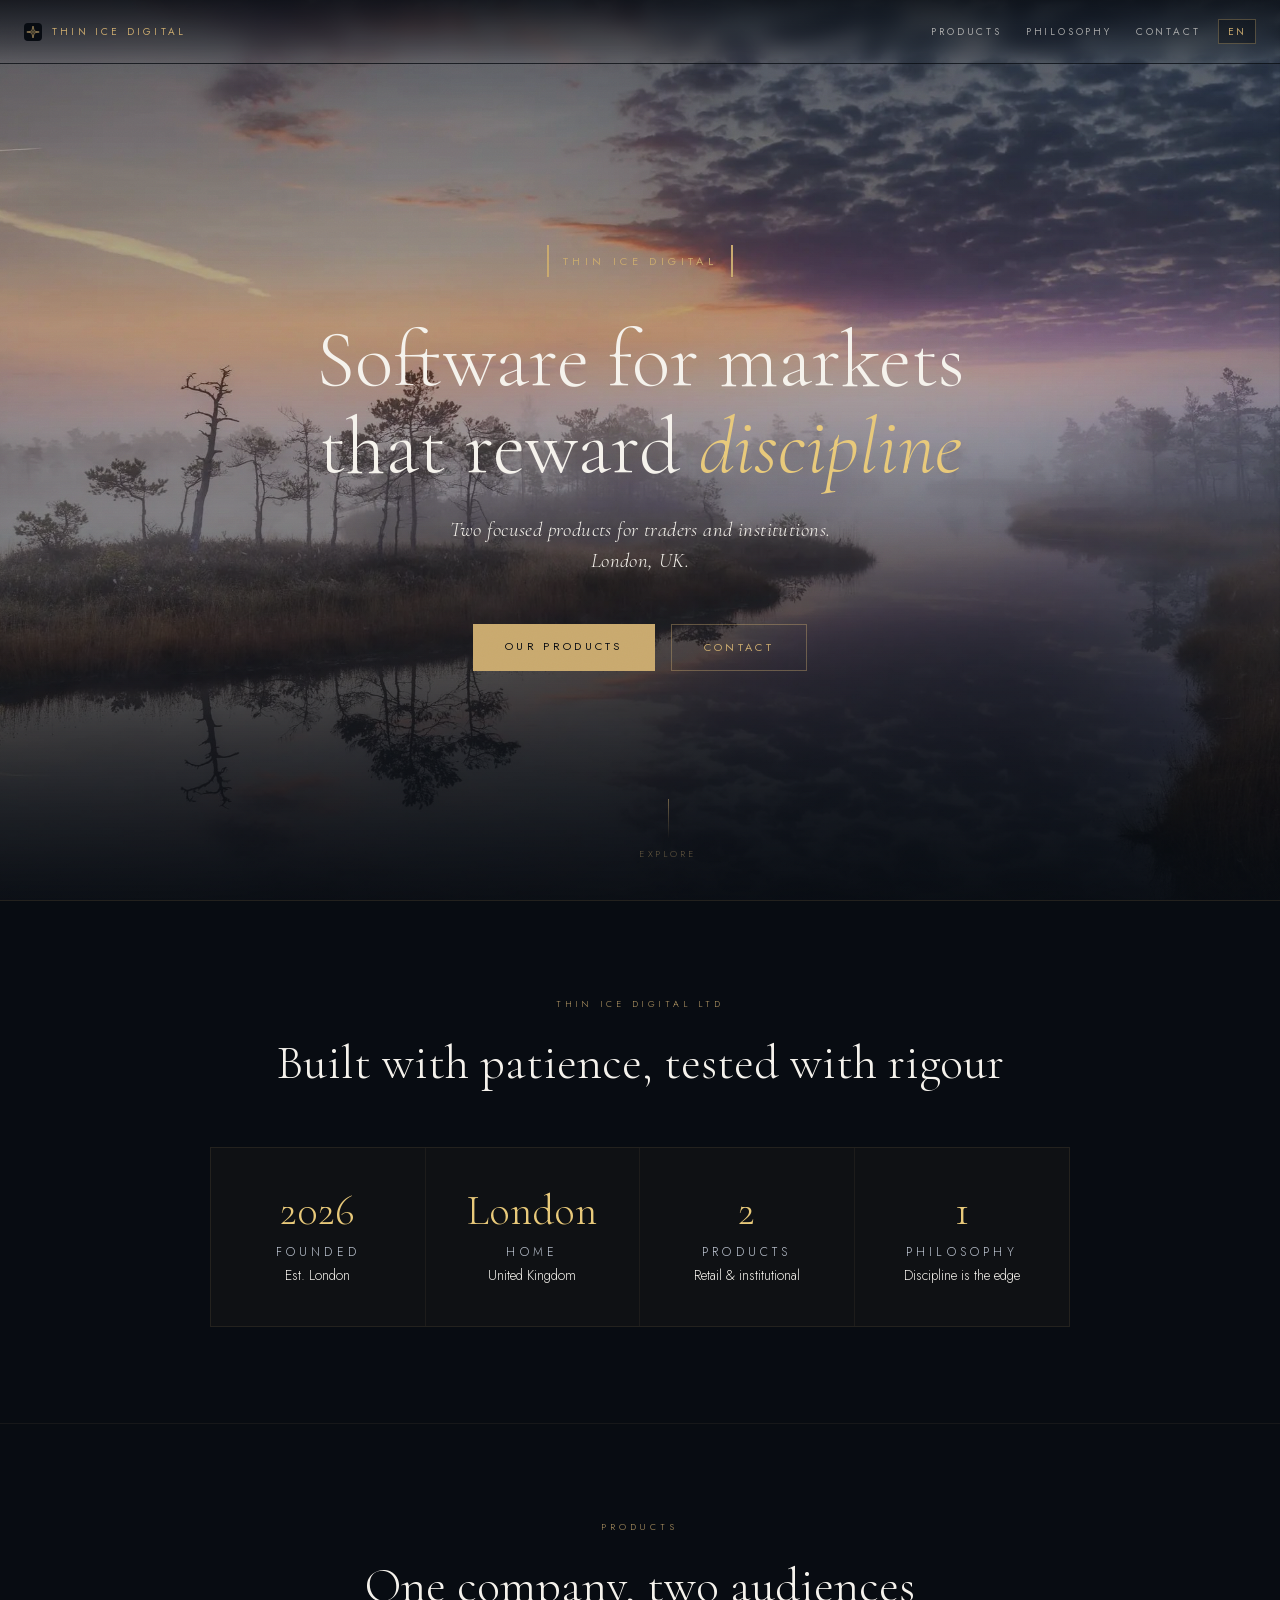
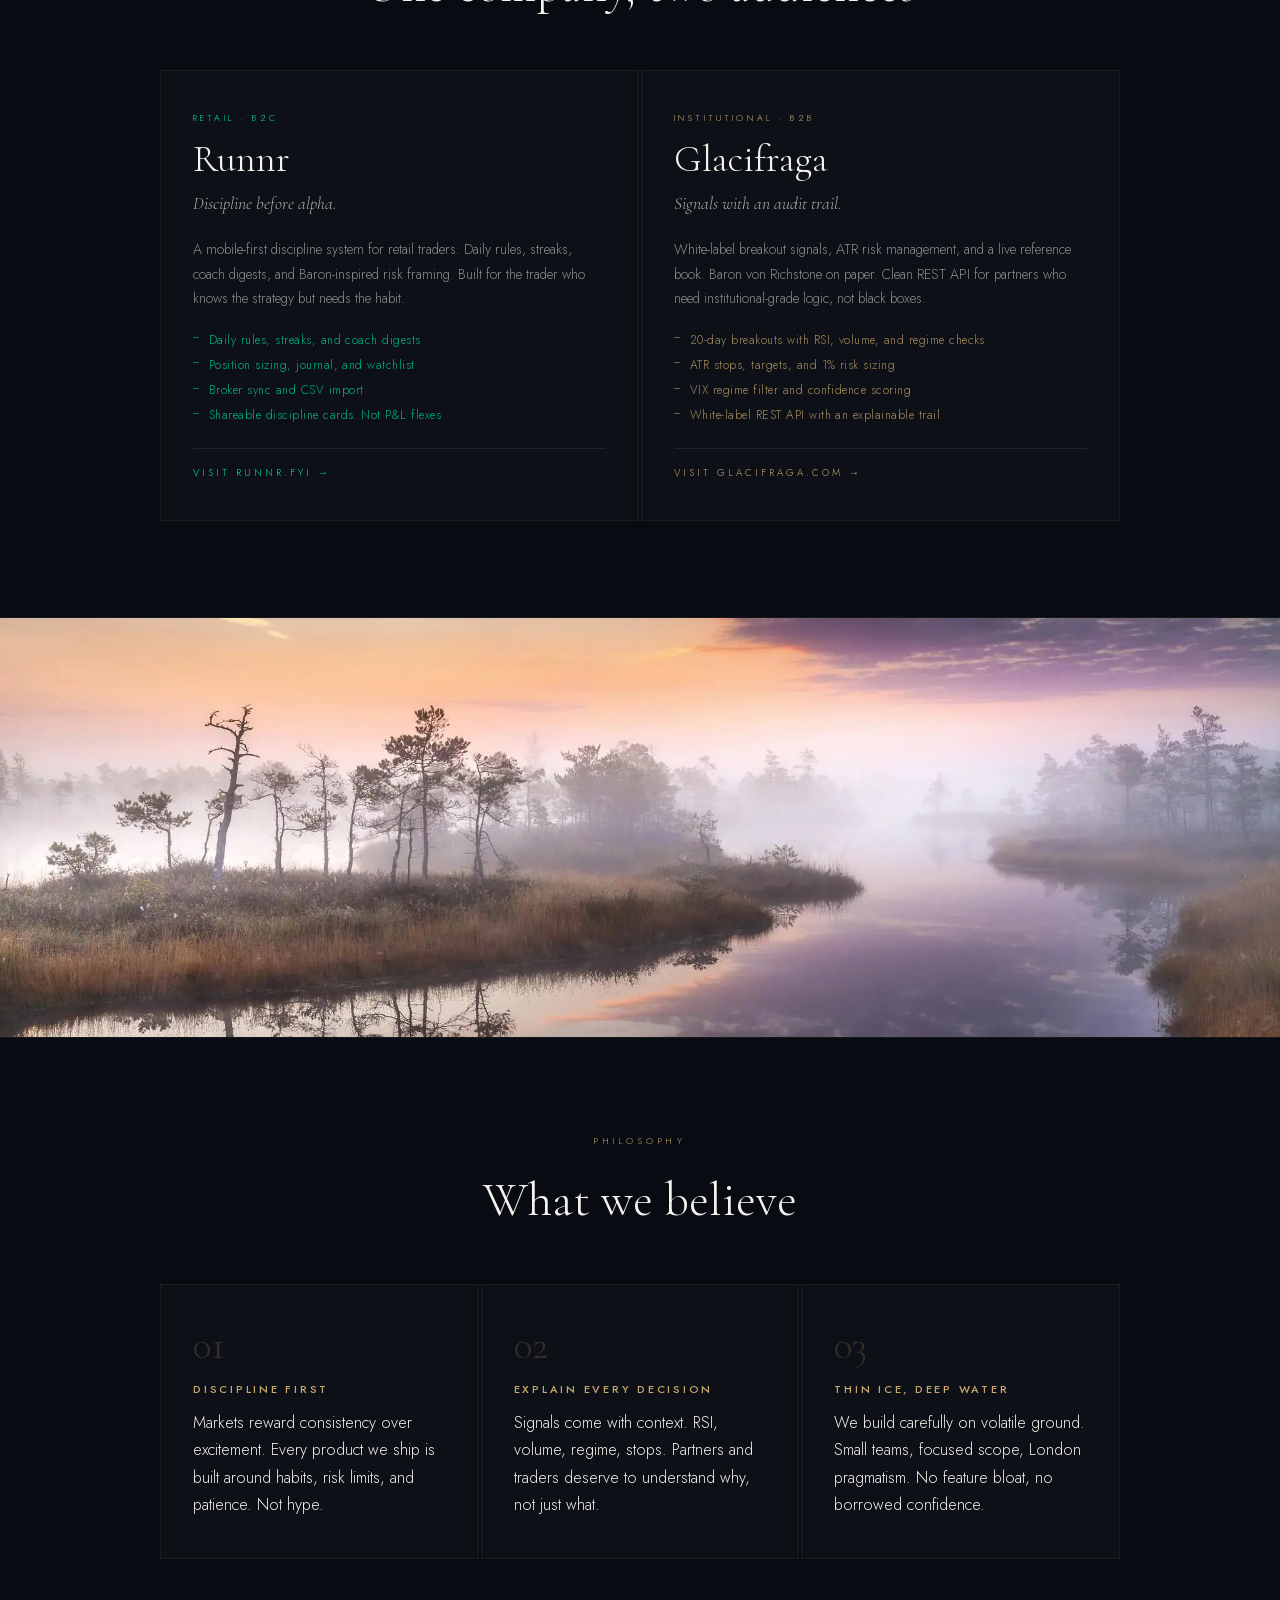
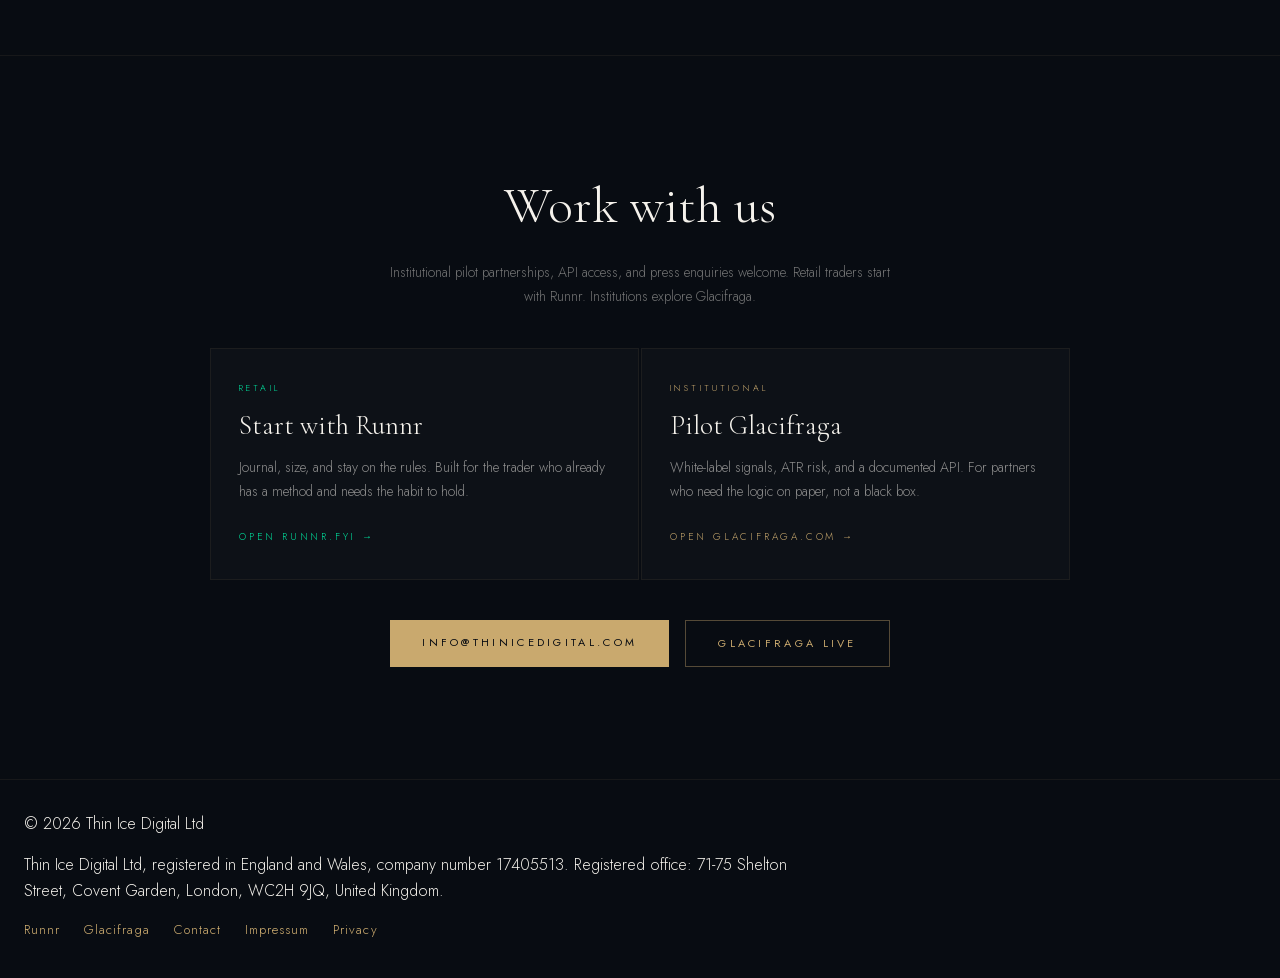
<file: index.html>
<!DOCTYPE html>
<html lang="en" data-page="home">
<head>
<meta charset="UTF-8">
<meta name="viewport" content="width=device-width, initial-scale=1.0">
<title>Thin Ice Digital. Software for markets that reward discipline</title>
<meta name="description" content="Thin Ice Digital Ltd, London, United Kingdom. Software for markets that reward discipline. Runnr for retail traders, Glacifraga for institutions.">
<link rel="canonical" href="https://thinicedigital.com/">
<link rel="alternate" hreflang="en" href="https://thinicedigital.com/">
<link rel="alternate" hreflang="fr" href="https://thinicedigital.com/?lang=fr">
<link rel="alternate" hreflang="es" href="https://thinicedigital.com/?lang=es">
<link rel="alternate" hreflang="it" href="https://thinicedigital.com/?lang=it">
<link rel="alternate" hreflang="ja" href="https://thinicedigital.com/?lang=ja">
<link rel="alternate" hreflang="pt" href="https://thinicedigital.com/?lang=pt">
<link rel="alternate" hreflang="lv" href="https://thinicedigital.com/?lang=lv">
<link rel="alternate" hreflang="de" href="https://thinicedigital.com/?lang=de">
<link rel="alternate" hreflang="x-default" href="https://thinicedigital.com/">
<meta name="theme-color" content="#080c12">
<meta property="og:type" content="website">
<meta property="og:site_name" content="Thin Ice Digital">
<meta property="og:title" content="Thin Ice Digital">
<meta property="og:description" content="Software for markets that reward discipline. Two focused products for traders and institutions. London, United Kingdom.">
<meta property="og:url" content="https://thinicedigital.com/">
<meta property="og:image" content="https://thinicedigital.com/assets/kemeru-hero.png">
<meta name="twitter:card" content="summary_large_image">
<meta name="twitter:title" content="Thin Ice Digital">
<meta name="twitter:description" content="Software for markets that reward discipline. Runnr for retail traders, Glacifraga for institutions.">
<meta name="twitter:image" content="https://thinicedigital.com/assets/kemeru-hero.png">
<link rel="icon" href="assets/favicon.svg" type="image/svg+xml">
<link rel="apple-touch-icon" href="assets/favicon.svg">
<link rel="stylesheet" href="css/fonts.css">
<link rel="stylesheet" href="css/site.css">
<script type="application/ld+json">
{
  "@context": "https://schema.org",
  "@type": "Organization",
  "name": "Thin Ice Digital Ltd",
  "url": "https://thinicedigital.com",
  "email": "info@thinicedigital.com",
  "address": {
    "@type": "PostalAddress",
    "streetAddress": "71-75 Shelton Street, Covent Garden",
    "addressLocality": "London",
    "postalCode": "WC2H 9JQ",
    "addressCountry": "GB"
  },
  "description": "Software for markets that reward discipline. Runnr for retail traders, Glacifraga for institutions.",
  "sameAs": ["https://runnr.fyi", "https://glacifraga.com"]
}
</script>
</head>
<body>
<a class="skip" href="#main" data-i18n="skip">Skip to content</a>
<div class="grain" aria-hidden="true"></div>

<header class="site-header">
  <a class="brand" href="index.html">
    <span class="brand-mark" aria-hidden="true"></span>
    <span class="brand-text">Thin Ice Digital</span>
  </a>
  <div class="header-tools">
    <nav class="site-nav" data-i18n-aria="nav.aria" aria-label="Primary">
      <a href="#products" data-i18n="nav.products">Products</a>
      <a href="#philosophy" data-i18n="nav.philosophy">Philosophy</a>
      <a href="#contact" data-i18n="nav.contact">Contact</a>
    </nav>
    <div data-lang-switch></div>
  </div>
</header>

<main id="main">
<div class="hero">
  <div class="hero-bg" style="background-image:url('assets/kemeru-hero.png')"></div>
  <div class="hero-overlay"></div>
  <div class="hero-content">
    <div class="logo-line">
      <div class="logo-mark"></div>
      <div class="logo-text">Thin Ice Digital</div>
      <div class="logo-mark"></div>
    </div>
    <h1 data-i18n-html="hero.title">Software for markets<br>that reward <em>discipline</em></h1>
    <p class="tagline" data-i18n-html="hero.tagline">Two focused products for traders and institutions.<br>London, UK.</p>
    <div class="cta-row">
      <a href="#products" class="btn-primary" data-i18n="hero.products">Our Products</a>
      <a href="mailto:info@thinicedigital.com" class="btn-secondary" data-i18n="hero.contact">Contact</a>
    </div>
  </div>
  <div class="scroll-hint">
    <div class="scroll-line"></div>
    <span data-i18n="hero.explore">Explore</span>
  </div>
</div>

<section class="stats-section">
  <p class="section-label">Thin Ice Digital Ltd</p>
  <h2 class="section-title" data-i18n="stats.title">Built with patience, tested with rigour</h2>
  <div class="stats-grid">
    <div class="stat-card">
      <div class="stat-value">2026</div>
      <div class="stat-label" data-i18n="stats.founded">Founded</div>
      <div class="stat-sub" data-i18n="stats.foundedSub">Est. London</div>
    </div>
    <div class="stat-card">
      <div class="stat-value" data-i18n="stats.place">London</div>
      <div class="stat-label" data-i18n="stats.home">Home</div>
      <div class="stat-sub" data-i18n="stats.homeSub">United Kingdom</div>
    </div>
    <div class="stat-card">
      <div class="stat-value">2</div>
      <div class="stat-label" data-i18n="stats.products">Products</div>
      <div class="stat-sub" data-i18n-html="stats.productsSub">Retail &amp; institutional</div>
    </div>
    <div class="stat-card">
      <div class="stat-value">1</div>
      <div class="stat-label" data-i18n="stats.philosophy">Philosophy</div>
      <div class="stat-sub" data-i18n="stats.philosophySub">Discipline is the edge</div>
    </div>
  </div>
</section>

<section class="products-section" id="products">
  <p class="section-label" data-i18n="products.kicker">Products</p>
  <h2 class="section-title" data-i18n="products.title">One company, two audiences</h2>
  <div class="products-grid">
    <article class="product-card runnr">
      <div class="product-audience" data-i18n="runnr.audience">Retail · B2C</div>
      <h3 class="product-name">Runnr</h3>
      <p class="product-tagline" data-i18n="runnr.tagline">Discipline before alpha.</p>
      <p class="product-desc" data-i18n="runnr.desc">A mobile-first discipline system for retail traders. Daily rules, streaks, coach digests, and Baron-inspired risk framing. Built for the trader who knows the strategy but needs the habit.</p>
      <ul class="feature-list">
        <li data-i18n="runnr.f1">Daily rules, streaks, and coach digests</li>
        <li data-i18n="runnr.f2">Position sizing, journal, and watchlist</li>
        <li data-i18n="runnr.f3">Broker sync and CSV import</li>
        <li data-i18n-html="runnr.f4">Shareable discipline cards. Not P&amp;L flexes</li>
      </ul>
      <a href="https://runnr.fyi" class="product-link" target="_blank" rel="noopener" data-i18n="runnr.link">Visit runnr.fyi →</a>
    </article>
    <article class="product-card glacifraga">
      <div class="product-audience" data-i18n="glaci.audience">Institutional · B2B</div>
      <h3 class="product-name">Glacifraga</h3>
      <p class="product-tagline" data-i18n="glaci.tagline">Signals with an audit trail.</p>
      <p class="product-desc" data-i18n="glaci.desc">White-label breakout signals, ATR risk management, and a live reference book. Baron von Richstone on paper. Clean REST API for partners who need institutional-grade logic, not black boxes.</p>
      <ul class="feature-list">
        <li data-i18n="glaci.f1">20-day breakouts with RSI, volume, and regime checks</li>
        <li data-i18n="glaci.f2">ATR stops, targets, and 1% risk sizing</li>
        <li data-i18n="glaci.f3">VIX regime filter and confidence scoring</li>
        <li data-i18n="glaci.f4">White-label REST API with an explainable trail</li>
      </ul>
      <a href="https://glacifraga.com" class="product-link" target="_blank" rel="noopener" data-i18n="glaci.link">Visit glacifraga.com →</a>
    </article>
  </div>
</section>

<section class="visual-band" aria-label="Ķemeru tīreļa purvs">
  <div class="visual-band-bg" style="background-image:url('assets/kemeru-hero.png')"></div>
</section>

<section class="philosophy-section" id="philosophy">
  <p class="section-label" data-i18n="philo.kicker">Philosophy</p>
  <h2 class="section-title" data-i18n="philo.title">What we believe</h2>
  <div class="philosophy-grid">
    <div class="philosophy-card">
      <div class="philosophy-number">01</div>
      <div class="philosophy-title" data-i18n="philo.1t">Discipline first</div>
      <p class="philosophy-desc" data-i18n="philo.1d">Markets reward consistency over excitement. Every product we ship is built around habits, risk limits, and patience. Not hype.</p>
    </div>
    <div class="philosophy-card">
      <div class="philosophy-number">02</div>
      <div class="philosophy-title" data-i18n="philo.2t">Explain every decision</div>
      <p class="philosophy-desc" data-i18n="philo.2d">Signals come with context. RSI, volume, regime, stops. Partners and traders deserve to understand why, not just what.</p>
    </div>
    <div class="philosophy-card">
      <div class="philosophy-number">03</div>
      <div class="philosophy-title" data-i18n="philo.3t">Thin ice, deep water</div>
      <p class="philosophy-desc" data-i18n="philo.3d">We build carefully on volatile ground. Small teams, focused scope, London pragmatism. No feature bloat, no borrowed confidence.</p>
    </div>
  </div>
</section>

<section class="cta-section" id="contact">
  <h2 data-i18n="cta.title">Work with us</h2>
  <p data-i18n="cta.lead">Institutional pilot partnerships, API access, and press enquiries welcome. Retail traders start with Runnr. Institutions explore Glacifraga.</p>
  <div class="lanes">
    <article class="lane retail">
      <div class="lane-kicker" data-i18n="cta.retail">Retail</div>
      <h3 data-i18n="cta.runnrTitle">Start with Runnr</h3>
      <p data-i18n="cta.runnrDesc">Journal, size, and stay on the rules. Built for the trader who already has a method and needs the habit to hold.</p>
      <a class="lane-link" href="https://runnr.fyi" target="_blank" rel="noopener" data-i18n="cta.runnrLink">Open runnr.fyi →</a>
    </article>
    <article class="lane inst">
      <div class="lane-kicker" data-i18n="cta.inst">Institutional</div>
      <h3 data-i18n="cta.glaciTitle">Pilot Glacifraga</h3>
      <p data-i18n="cta.glaciDesc">White-label signals, ATR risk, and a documented API. For partners who need the logic on paper, not a black box.</p>
      <a class="lane-link" href="https://glacifraga.com" target="_blank" rel="noopener" data-i18n="cta.glaciLink">Open glacifraga.com →</a>
    </article>
  </div>
  <div class="cta-row is-static">
    <a href="mailto:info@thinicedigital.com" class="btn-primary">info@thinicedigital.com</a>
    <a href="https://glacifraga.com" class="btn-secondary" target="_blank" rel="noopener" data-i18n="cta.live">Glacifraga live</a>
  </div>
</section>
</main>

<footer>
  <p class="footer-copy">&copy; 2026 Thin Ice Digital Ltd</p>
  <p class="footer-company" data-i18n="footer.company">Thin Ice Digital Ltd, registered in England and Wales, company number 17405513. Registered office: 71-75 Shelton Street, Covent Garden, London, WC2H 9JQ, United Kingdom.</p>
  <div class="footer-links">
    <a href="https://runnr.fyi" target="_blank" rel="noopener">Runnr</a>
    <a href="https://glacifraga.com" target="_blank" rel="noopener">Glacifraga</a>
    <a href="mailto:info@thinicedigital.com" data-i18n="footer.contact">Contact</a>
    <a href="impressum.html">Impressum</a>
    <a href="privacy.html" data-i18n="footer.privacy">Privacy</a>
  </div>
</footer>
<script src="js/i18n.js" defer></script>
</body>
</html>
</file>
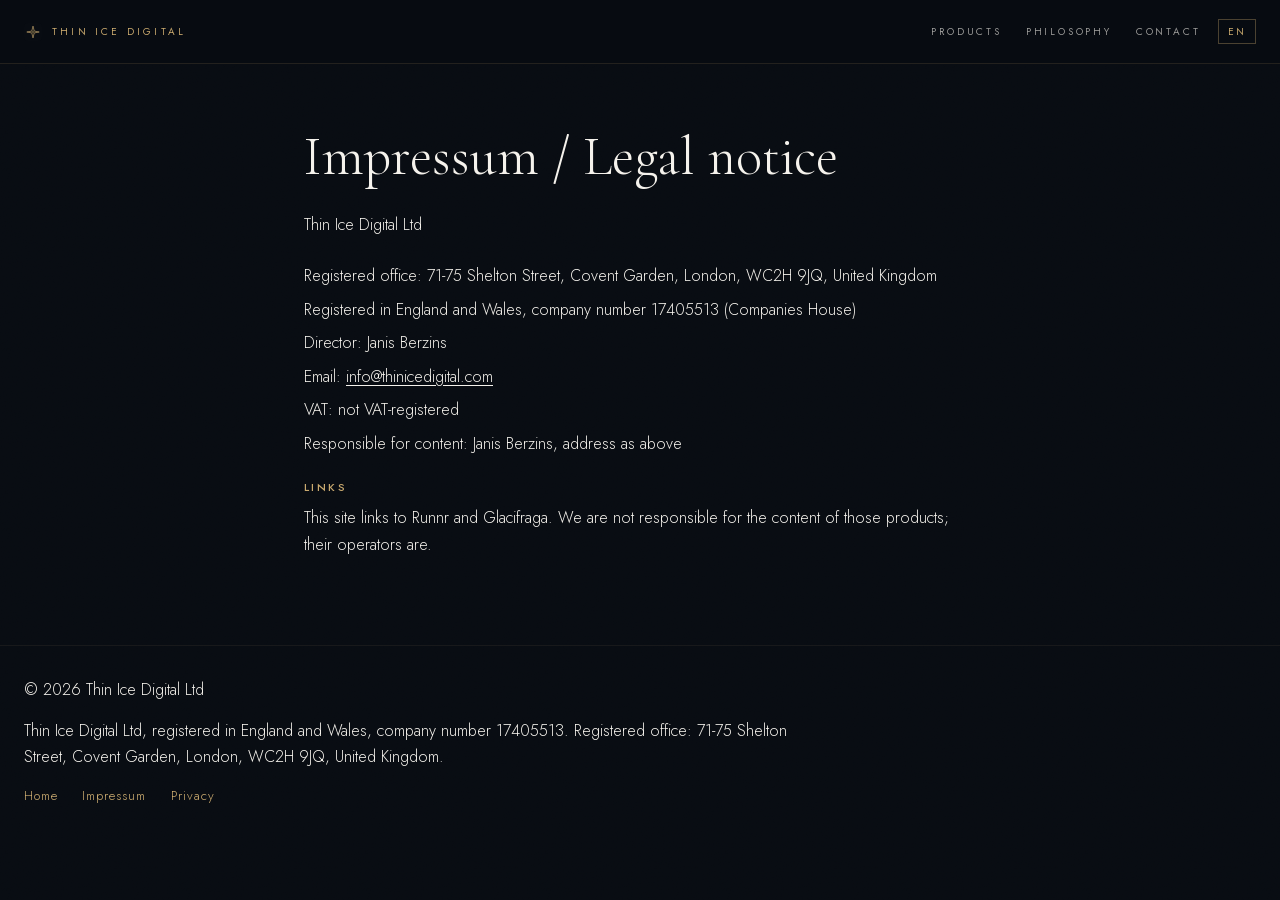
<file: impressum.html>
<!DOCTYPE html>
<html lang="en" data-page="impressum">
<head>
<meta charset="UTF-8">
<meta name="viewport" content="width=device-width, initial-scale=1.0">
<title>Impressum / Legal notice | Thin Ice Digital</title>
<meta name="description" content="Legal notice for Thin Ice Digital Ltd, registered in England and Wales, company number 17405513.">
<link rel="canonical" href="https://thinicedigital.com/impressum.html">
<link rel="alternate" hreflang="en" href="https://thinicedigital.com/impressum.html">
<link rel="alternate" hreflang="fr" href="https://thinicedigital.com/impressum.html?lang=fr">
<link rel="alternate" hreflang="es" href="https://thinicedigital.com/impressum.html?lang=es">
<link rel="alternate" hreflang="it" href="https://thinicedigital.com/impressum.html?lang=it">
<link rel="alternate" hreflang="ja" href="https://thinicedigital.com/impressum.html?lang=ja">
<link rel="alternate" hreflang="pt" href="https://thinicedigital.com/impressum.html?lang=pt">
<link rel="alternate" hreflang="lv" href="https://thinicedigital.com/impressum.html?lang=lv">
<link rel="alternate" hreflang="de" href="https://thinicedigital.com/impressum.html?lang=de">
<link rel="alternate" hreflang="x-default" href="https://thinicedigital.com/impressum.html">
<meta name="theme-color" content="#080c12">
<link rel="icon" href="assets/favicon.svg" type="image/svg+xml">
<link rel="stylesheet" href="css/fonts.css">
<link rel="stylesheet" href="css/site.css">
</head>
<body>
<a class="skip" href="#main" data-i18n="skip">Skip to content</a>
<div class="grain" aria-hidden="true"></div>
<header class="site-header">
  <a class="brand" href="index.html">
    <span class="brand-mark" aria-hidden="true"></span>
    <span class="brand-text">Thin Ice Digital</span>
  </a>
  <div class="header-tools">
    <nav class="site-nav" data-i18n-aria="nav.aria" aria-label="Primary">
      <a href="index.html#products" data-i18n="nav.products">Products</a>
      <a href="index.html#philosophy" data-i18n="nav.philosophy">Philosophy</a>
      <a href="index.html#contact" data-i18n="nav.contact">Contact</a>
    </nav>
    <div data-lang-switch></div>
  </div>
</header>

<main id="main" class="page-main legal">
  <h1 data-i18n="imp.title">Impressum / Legal notice</h1>
  <p class="notice-line" data-i18n="imp.name">Thin Ice Digital Ltd</p>
  <p class="notice-line" data-i18n="imp.office">Registered office: 71-75 Shelton Street, Covent Garden, London, WC2H 9JQ, United Kingdom</p>
  <p class="notice-line" data-i18n="imp.reg">Registered in England and Wales, company number 17405513 (Companies House)</p>
  <p class="notice-line" data-i18n="imp.director">Director: Janis Berzins</p>
  <p class="notice-line"><span data-i18n="imp.email">Email:</span> <a href="mailto:info@thinicedigital.com">info@thinicedigital.com</a></p>
  <p class="notice-line" data-i18n="imp.vat">VAT: not VAT-registered</p>
  <p class="notice-line" data-i18n="imp.resp">Responsible for content: Janis Berzins, address as above</p>
  <h3 data-i18n="imp.linksH">Links</h3>
  <p class="notice-line" data-i18n="imp.linksP">This site links to Runnr and Glacifraga. We are not responsible for the content of those products; their operators are.</p>
</main>

<footer>
  <p class="footer-copy">&copy; 2026 Thin Ice Digital Ltd</p>
  <p class="footer-company" data-i18n="footer.company">Thin Ice Digital Ltd, registered in England and Wales, company number 17405513. Registered office: 71-75 Shelton Street, Covent Garden, London, WC2H 9JQ, United Kingdom.</p>
  <div class="footer-links">
    <a href="index.html" data-i18n="footer.home">Home</a>
    <a href="impressum.html">Impressum</a>
    <a href="privacy.html" data-i18n="footer.privacy">Privacy</a>
  </div>
</footer>
<script src="js/i18n.js" defer></script>
</body>
</html>
</file>
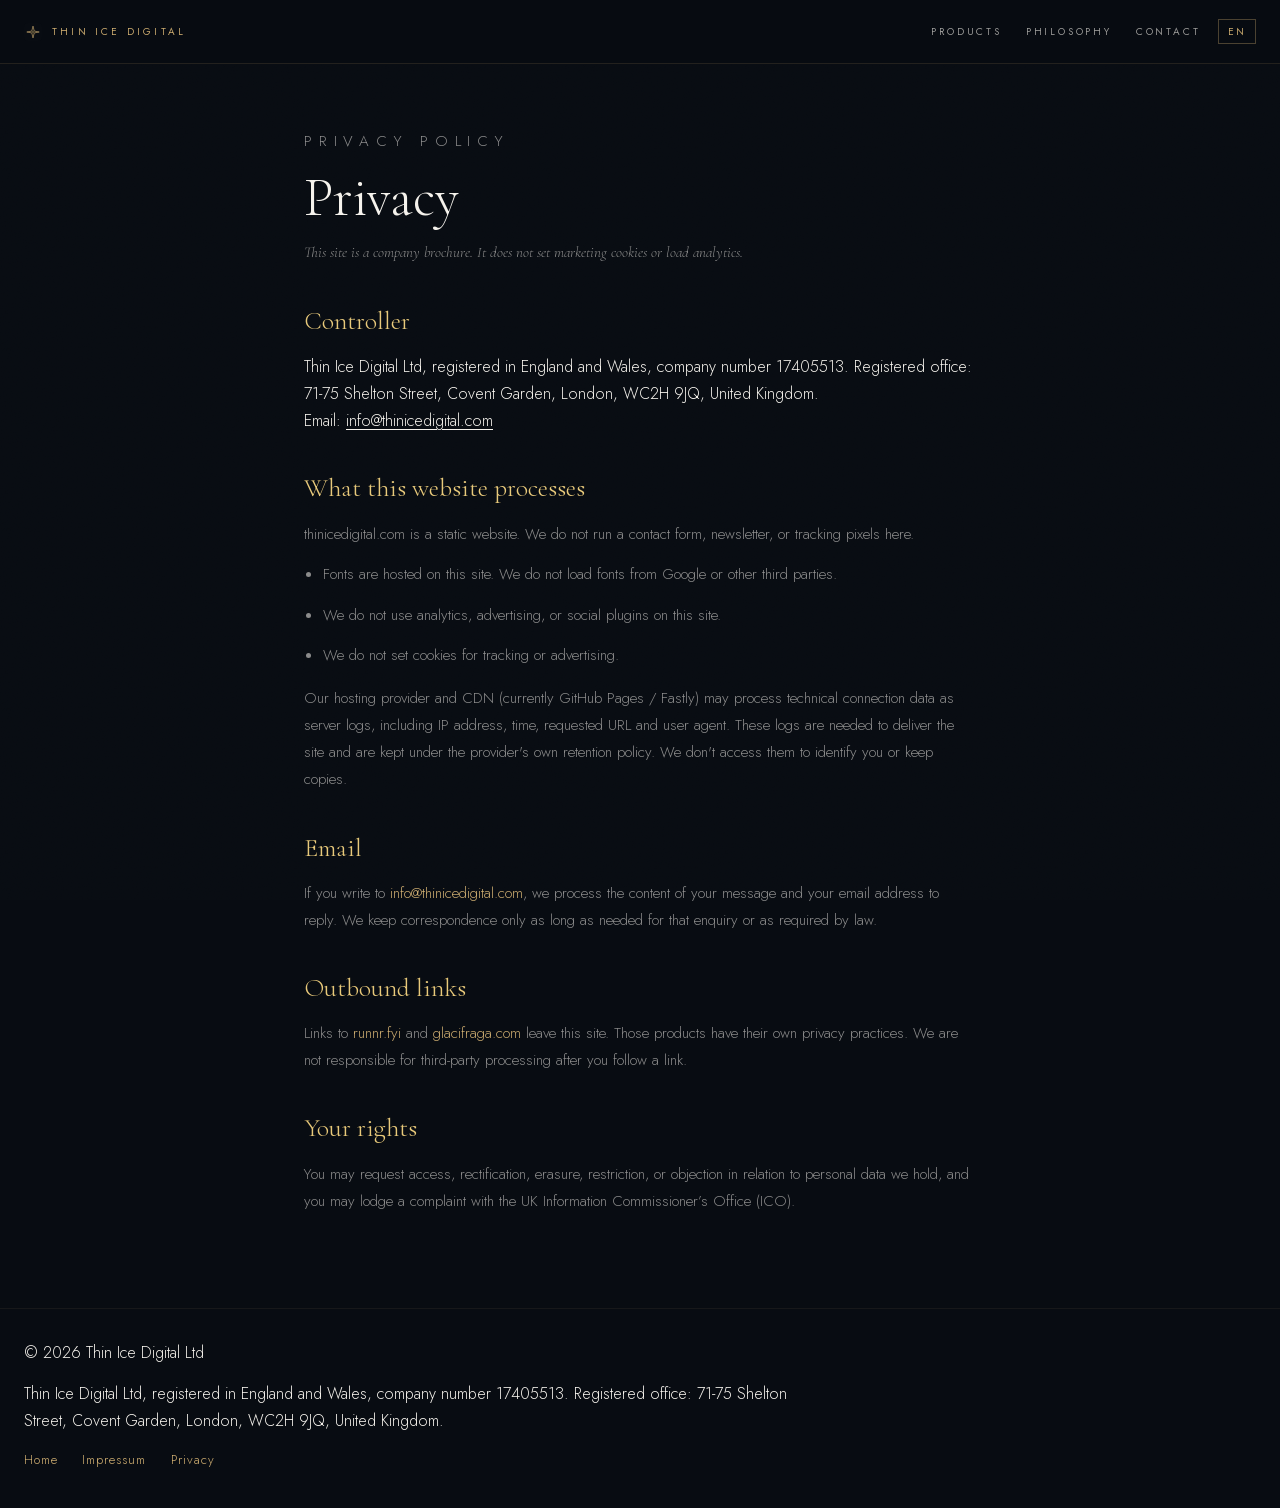
<file: privacy.html>
<!DOCTYPE html>
<html lang="en" data-page="privacy">
<head>
<meta charset="UTF-8">
<meta name="viewport" content="width=device-width, initial-scale=1.0">
<title>Privacy. Thin Ice Digital</title>
<meta name="description" content="Privacy policy for thinicedigital.com. No analytics cookies, fonts hosted locally.">
<link rel="canonical" href="https://thinicedigital.com/privacy.html">
<link rel="alternate" hreflang="en" href="https://thinicedigital.com/privacy.html">
<link rel="alternate" hreflang="fr" href="https://thinicedigital.com/privacy.html?lang=fr">
<link rel="alternate" hreflang="es" href="https://thinicedigital.com/privacy.html?lang=es">
<link rel="alternate" hreflang="it" href="https://thinicedigital.com/privacy.html?lang=it">
<link rel="alternate" hreflang="ja" href="https://thinicedigital.com/privacy.html?lang=ja">
<link rel="alternate" hreflang="pt" href="https://thinicedigital.com/privacy.html?lang=pt">
<link rel="alternate" hreflang="lv" href="https://thinicedigital.com/privacy.html?lang=lv">
<link rel="alternate" hreflang="de" href="https://thinicedigital.com/privacy.html?lang=de">
<link rel="alternate" hreflang="x-default" href="https://thinicedigital.com/privacy.html">
<meta name="theme-color" content="#080c12">
<link rel="icon" href="assets/favicon.svg" type="image/svg+xml">
<link rel="stylesheet" href="css/fonts.css">
<link rel="stylesheet" href="css/site.css">
</head>
<body>
<a class="skip" href="#main" data-i18n="skip">Skip to content</a>
<div class="grain" aria-hidden="true"></div>
<header class="site-header">
  <a class="brand" href="index.html">
    <span class="brand-mark" aria-hidden="true"></span>
    <span class="brand-text">Thin Ice Digital</span>
  </a>
  <div class="header-tools">
    <nav class="site-nav" data-i18n-aria="nav.aria" aria-label="Primary">
      <a href="index.html#products" data-i18n="nav.products">Products</a>
      <a href="index.html#philosophy" data-i18n="nav.philosophy">Philosophy</a>
      <a href="index.html#contact" data-i18n="nav.contact">Contact</a>
    </nav>
    <div data-lang-switch></div>
  </div>
</header>

<main id="main" class="page-main legal">
  <p class="page-kicker" data-i18n="priv.kicker">Privacy policy</p>
  <h1 data-i18n="priv.title">Privacy</h1>
  <p class="page-lead" data-i18n="priv.lead">This site is a company brochure. It does not set marketing cookies or load analytics.</p>

  <h2 data-i18n="priv.ctrlH">Controller</h2>
  <p class="notice-line"><span data-i18n-html="priv.ctrlP">Thin Ice Digital Ltd, registered in England and Wales, company number 17405513. Registered office: 71-75 Shelton Street, Covent Garden, London, WC2H 9JQ, United Kingdom.<br>Email:</span> <a href="mailto:info@thinicedigital.com">info@thinicedigital.com</a></p>

  <h2 data-i18n="priv.whatH">What this website processes</h2>
  <p data-i18n="priv.whatP">thinicedigital.com is a static website. We do not run a contact form, newsletter, or tracking pixels here.</p>
  <ul>
    <li data-i18n="priv.li1">Fonts are hosted on this site. We do not load fonts from Google or other third parties.</li>
    <li data-i18n="priv.li2">We do not use analytics, advertising, or social plugins on this site.</li>
    <li data-i18n="priv.li3">We do not set cookies for tracking or advertising.</li>
  </ul>
  <p data-i18n="priv.logs">Our hosting provider and CDN (currently GitHub Pages / Fastly) may process technical connection data as server logs, including IP address, time, requested URL and user agent. These logs are needed to deliver the site and are kept under the provider's own retention policy. We don't access them to identify you or keep copies.</p>

  <h2 data-i18n="priv.emailH">Email</h2>
  <p><span data-i18n="priv.emailP">If you write to</span> <a href="mailto:info@thinicedigital.com">info@thinicedigital.com</a><span data-i18n="priv.emailP2">, we process the content of your message and your email address to reply. We keep correspondence only as long as needed for that enquiry or as required by law.</span></p>

  <h2 data-i18n="priv.outH">Outbound links</h2>
  <p data-i18n-html="priv.outP">Links to runnr.fyi and glacifraga.com leave this site. Those products have their own privacy practices. We are not responsible for third-party processing after you follow a link.</p>

  <h2 data-i18n="priv.rightsH">Your rights</h2>
  <p data-i18n="priv.rightsP">You may request access, rectification, erasure, restriction, or objection in relation to personal data we hold, and you may lodge a complaint with the UK Information Commissioner’s Office (ICO).</p>
</main>

<footer>
  <p class="footer-copy">&copy; 2026 Thin Ice Digital Ltd</p>
  <p class="footer-company" data-i18n="footer.company">Thin Ice Digital Ltd, registered in England and Wales, company number 17405513. Registered office: 71-75 Shelton Street, Covent Garden, London, WC2H 9JQ, United Kingdom.</p>
  <div class="footer-links">
    <a href="index.html" data-i18n="footer.home">Home</a>
    <a href="impressum.html">Impressum</a>
    <a href="privacy.html" data-i18n="footer.privacy">Privacy</a>
  </div>
</footer>
<script src="js/i18n.js" defer></script>
</body>
</html>
</file>
<file: css/fonts.css>
/* latin-ext */
@font-face {
  font-family: 'Cormorant Garamond';
  font-style: italic;
  font-weight: 300;
  font-display: swap;
  src: url(../fonts/cormorant-300-italic-latin-ext.woff2) format('woff2');
  unicode-range: U+0100-02BA, U+02BD-02C5, U+02C7-02CC, U+02CE-02D7, U+02DD-02FF, U+0304, U+0308, U+0329, U+1D00-1DBF, U+1E00-1E9F, U+1EF2-1EFF, U+2020, U+20A0-20AB, U+20AD-20C0, U+2113, U+2C60-2C7F, U+A720-A7FF;
}
/* latin */
@font-face {
  font-family: 'Cormorant Garamond';
  font-style: italic;
  font-weight: 300;
  font-display: swap;
  src: url(../fonts/cormorant-300-italic-latin.woff2) format('woff2');
  unicode-range: U+0000-00FF, U+0131, U+0152-0153, U+02BB-02BC, U+02C6, U+02DA, U+02DC, U+0304, U+0308, U+0329, U+2000-206F, U+20AC, U+2122, U+2191, U+2193, U+2212, U+2215, U+FEFF, U+FFFD;
}
/* latin-ext */
@font-face {
  font-family: 'Cormorant Garamond';
  font-style: italic;
  font-weight: 400;
  font-display: swap;
  src: url(../fonts/cormorant-400-italic-latin-ext.woff2) format('woff2');
  unicode-range: U+0100-02BA, U+02BD-02C5, U+02C7-02CC, U+02CE-02D7, U+02DD-02FF, U+0304, U+0308, U+0329, U+1D00-1DBF, U+1E00-1E9F, U+1EF2-1EFF, U+2020, U+20A0-20AB, U+20AD-20C0, U+2113, U+2C60-2C7F, U+A720-A7FF;
}
/* latin */
@font-face {
  font-family: 'Cormorant Garamond';
  font-style: italic;
  font-weight: 400;
  font-display: swap;
  src: url(../fonts/cormorant-400-italic-latin.woff2) format('woff2');
  unicode-range: U+0000-00FF, U+0131, U+0152-0153, U+02BB-02BC, U+02C6, U+02DA, U+02DC, U+0304, U+0308, U+0329, U+2000-206F, U+20AC, U+2122, U+2191, U+2193, U+2212, U+2215, U+FEFF, U+FFFD;
}
/* latin-ext */
@font-face {
  font-family: 'Cormorant Garamond';
  font-style: normal;
  font-weight: 300;
  font-display: swap;
  src: url(../fonts/cormorant-300-latin-ext.woff2) format('woff2');
  unicode-range: U+0100-02BA, U+02BD-02C5, U+02C7-02CC, U+02CE-02D7, U+02DD-02FF, U+0304, U+0308, U+0329, U+1D00-1DBF, U+1E00-1E9F, U+1EF2-1EFF, U+2020, U+20A0-20AB, U+20AD-20C0, U+2113, U+2C60-2C7F, U+A720-A7FF;
}
/* latin */
@font-face {
  font-family: 'Cormorant Garamond';
  font-style: normal;
  font-weight: 300;
  font-display: swap;
  src: url(../fonts/cormorant-300-latin.woff2) format('woff2');
  unicode-range: U+0000-00FF, U+0131, U+0152-0153, U+02BB-02BC, U+02C6, U+02DA, U+02DC, U+0304, U+0308, U+0329, U+2000-206F, U+20AC, U+2122, U+2191, U+2193, U+2212, U+2215, U+FEFF, U+FFFD;
}
/* latin-ext */
@font-face {
  font-family: 'Cormorant Garamond';
  font-style: normal;
  font-weight: 400;
  font-display: swap;
  src: url(../fonts/cormorant-400-latin-ext.woff2) format('woff2');
  unicode-range: U+0100-02BA, U+02BD-02C5, U+02C7-02CC, U+02CE-02D7, U+02DD-02FF, U+0304, U+0308, U+0329, U+1D00-1DBF, U+1E00-1E9F, U+1EF2-1EFF, U+2020, U+20A0-20AB, U+20AD-20C0, U+2113, U+2C60-2C7F, U+A720-A7FF;
}
/* latin */
@font-face {
  font-family: 'Cormorant Garamond';
  font-style: normal;
  font-weight: 400;
  font-display: swap;
  src: url(../fonts/cormorant-400-latin.woff2) format('woff2');
  unicode-range: U+0000-00FF, U+0131, U+0152-0153, U+02BB-02BC, U+02C6, U+02DA, U+02DC, U+0304, U+0308, U+0329, U+2000-206F, U+20AC, U+2122, U+2191, U+2193, U+2212, U+2215, U+FEFF, U+FFFD;
}
/* latin-ext */
@font-face {
  font-family: 'Cormorant Garamond';
  font-style: normal;
  font-weight: 600;
  font-display: swap;
  src: url(../fonts/cormorant-600-latin-ext.woff2) format('woff2');
  unicode-range: U+0100-02BA, U+02BD-02C5, U+02C7-02CC, U+02CE-02D7, U+02DD-02FF, U+0304, U+0308, U+0329, U+1D00-1DBF, U+1E00-1E9F, U+1EF2-1EFF, U+2020, U+20A0-20AB, U+20AD-20C0, U+2113, U+2C60-2C7F, U+A720-A7FF;
}
/* latin */
@font-face {
  font-family: 'Cormorant Garamond';
  font-style: normal;
  font-weight: 600;
  font-display: swap;
  src: url(../fonts/cormorant-600-latin.woff2) format('woff2');
  unicode-range: U+0000-00FF, U+0131, U+0152-0153, U+02BB-02BC, U+02C6, U+02DA, U+02DC, U+0304, U+0308, U+0329, U+2000-206F, U+20AC, U+2122, U+2191, U+2193, U+2212, U+2215, U+FEFF, U+FFFD;
}
/* latin-ext */
@font-face {
  font-family: 'Jost';
  font-style: normal;
  font-weight: 300;
  font-display: swap;
  src: url(../fonts/jost-300-latin-ext.woff2) format('woff2');
  unicode-range: U+0100-02BA, U+02BD-02C5, U+02C7-02CC, U+02CE-02D7, U+02DD-02FF, U+0304, U+0308, U+0329, U+1D00-1DBF, U+1E00-1E9F, U+1EF2-1EFF, U+2020, U+20A0-20AB, U+20AD-20C0, U+2113, U+2C60-2C7F, U+A720-A7FF;
}
/* latin */
@font-face {
  font-family: 'Jost';
  font-style: normal;
  font-weight: 300;
  font-display: swap;
  src: url(../fonts/jost-300-latin.woff2) format('woff2');
  unicode-range: U+0000-00FF, U+0131, U+0152-0153, U+02BB-02BC, U+02C6, U+02DA, U+02DC, U+0304, U+0308, U+0329, U+2000-206F, U+20AC, U+2122, U+2191, U+2193, U+2212, U+2215, U+FEFF, U+FFFD;
}
/* latin-ext */
@font-face {
  font-family: 'Jost';
  font-style: normal;
  font-weight: 400;
  font-display: swap;
  src: url(../fonts/jost-400-latin-ext.woff2) format('woff2');
  unicode-range: U+0100-02BA, U+02BD-02C5, U+02C7-02CC, U+02CE-02D7, U+02DD-02FF, U+0304, U+0308, U+0329, U+1D00-1DBF, U+1E00-1E9F, U+1EF2-1EFF, U+2020, U+20A0-20AB, U+20AD-20C0, U+2113, U+2C60-2C7F, U+A720-A7FF;
}
/* latin */
@font-face {
  font-family: 'Jost';
  font-style: normal;
  font-weight: 400;
  font-display: swap;
  src: url(../fonts/jost-400-latin.woff2) format('woff2');
  unicode-range: U+0000-00FF, U+0131, U+0152-0153, U+02BB-02BC, U+02C6, U+02DA, U+02DC, U+0304, U+0308, U+0329, U+2000-206F, U+20AC, U+2122, U+2191, U+2193, U+2212, U+2215, U+FEFF, U+FFFD;
}
/* latin-ext */
@font-face {
  font-family: 'Jost';
  font-style: normal;
  font-weight: 500;
  font-display: swap;
  src: url(../fonts/jost-500-latin-ext.woff2) format('woff2');
  unicode-range: U+0100-02BA, U+02BD-02C5, U+02C7-02CC, U+02CE-02D7, U+02DD-02FF, U+0304, U+0308, U+0329, U+1D00-1DBF, U+1E00-1E9F, U+1EF2-1EFF, U+2020, U+20A0-20AB, U+20AD-20C0, U+2113, U+2C60-2C7F, U+A720-A7FF;
}
/* latin */
@font-face {
  font-family: 'Jost';
  font-style: normal;
  font-weight: 500;
  font-display: swap;
  src: url(../fonts/jost-500-latin.woff2) format('woff2');
  unicode-range: U+0000-00FF, U+0131, U+0152-0153, U+02BB-02BC, U+02C6, U+02DA, U+02DC, U+0304, U+0308, U+0329, U+2000-206F, U+20AC, U+2122, U+2191, U+2193, U+2212, U+2215, U+FEFF, U+FFFD;
}
</file>
<file: css/site.css>
*,*::before,*::after{margin:0;padding:0;box-sizing:border-box}
:root{
  --gold:#C9A96E;
  --gold-light:#E8C97A;
  --gold-dim:rgba(201,169,110,0.15);
  --gold-line:rgba(201,169,110,0.14);
  --white:#F5F2EC;
  --white-dim:rgba(245,242,236,0.7);
  --muted:rgba(245,242,236,0.55);
  --faint:rgba(245,242,236,0.28);
  --runnr:#00e5a0;
  --bg:#080c12;
  --header-h:64px;
}
html{scroll-behavior:smooth}
body{
  font-family:"Jost",sans-serif;
  font-weight:300;
  background:var(--bg);
  color:var(--white);
  min-height:100vh;
  overflow-x:hidden;
  line-height:1.5;
}
img{max-width:100%;display:block}
a{color:inherit}
.skip{
  position:absolute;
  left:1rem;top:-40px;
  background:var(--gold);
  color:var(--bg);
  padding:8px 14px;
  z-index:100;
  font-size:12px;
  letter-spacing:0.12em;
  text-transform:uppercase;
  text-decoration:none;
}
.skip:focus{top:1rem}
.grain{
  position:fixed;inset:0;
  pointer-events:none;
  z-index:25;
  opacity:0.045;
  mix-blend-mode:overlay;
  background-image:url("data:image/svg+xml;utf8,<svg xmlns='http://www.w3.org/2000/svg' width='180' height='180'><filter id='n'><feTurbulence type='fractalNoise' baseFrequency='0.8' numOctaves='2' stitchTiles='stitch'/></filter><rect width='100%' height='100%' filter='url(%23n)'/></svg>");
}
.site-header{
  position:fixed;top:0;left:0;right:0;
  z-index:30;
  height:var(--header-h);
  display:flex;
  align-items:center;
  justify-content:space-between;
  padding:0 1.5rem;
  background:linear-gradient(to bottom,rgba(8,12,18,0.78),rgba(8,12,18,0.28) 70%,transparent);
  backdrop-filter:blur(8px);
  -webkit-backdrop-filter:blur(8px);
  border-bottom:1px solid transparent;
}
body:has(.page-main) .site-header{
  background:rgba(8,12,18,0.94);
  border-bottom:1px solid var(--gold-line);
}
.brand{
  display:flex;align-items:center;gap:10px;
  text-decoration:none;color:var(--gold);
}
.brand-mark{
  width:18px;height:18px;
  background:url("../assets/favicon.svg") center/contain no-repeat;
}
.brand-text{
  font-size:10px;font-weight:400;
  letter-spacing:0.32em;text-transform:uppercase;
}
.header-tools{display:flex;align-items:center;gap:1.1rem}
.site-nav{display:flex;align-items:center;gap:1.5rem}
.site-nav a{
  font-size:10px;font-weight:400;
  letter-spacing:0.28em;text-transform:uppercase;
  color:rgba(245,242,236,0.62);
  text-decoration:none;
  transition:color 0.2s;
}
.site-nav a:hover,.site-nav a:focus-visible{color:var(--gold)}
.lang-switch{position:relative}
.lang-switch summary{
  list-style:none;cursor:pointer;
  font-family:"Jost",sans-serif;
  font-size:10px;font-weight:400;
  letter-spacing:0.22em;text-transform:uppercase;
  color:var(--gold);
  border:1px solid rgba(201,169,110,0.35);
  padding:0.28rem 0.55rem;
  background:rgba(8,12,18,0.45);
}
.lang-switch summary::-webkit-details-marker{display:none}
.lang-switch summary::marker{content:""}
.lang-switch summary:hover,.lang-switch[open] summary{
  border-color:var(--gold);color:var(--white);
}
.lang-menu{
  position:absolute;right:0;top:calc(100% + 0.4rem);
  min-width:11.5rem;
  background:#0a1018;
  border:1px solid rgba(201,169,110,0.28);
  z-index:40;padding:0.25rem 0;
}
.lang-menu button{
  display:block;width:100%;text-align:left;
  background:none;border:0;
  color:var(--muted);
  font-family:"Jost",sans-serif;
  font-size:12px;letter-spacing:0.04em;
  padding:0.45rem 0.85rem;cursor:pointer;
}
.lang-menu button:hover,.lang-menu button[aria-current="true"]{
  color:var(--gold);background:rgba(201,169,110,0.08);
}
html[lang="ja"] body{
  font-family:"Hiragino Sans","Hiragino Kaku Gothic ProN","Noto Sans JP","Yu Gothic",Meiryo,"Jost",sans-serif;
}
html[lang="ja"] h1,
html[lang="ja"] .section-title,
html[lang="ja"] .tagline,
html[lang="ja"] .product-name,
html[lang="ja"] .product-tagline,
html[lang="ja"] .cta-section h2,
html[lang="ja"] .lane h3,
html[lang="ja"] .page-lead,
html[lang="ja"] .stat-value,
html[lang="ja"] .philosophy-number,
html[lang="ja"] .legal h2{
  font-family:"Hiragino Mincho ProN","Yu Mincho","Noto Serif JP","Hiragino Sans",serif;
  letter-spacing:0.02em;
}
.hero{
  position:relative;
  min-height:100vh;
  display:flex;flex-direction:column;
  justify-content:center;align-items:center;
  text-align:center;
  padding:calc(var(--header-h) + 2rem) 2rem 5rem;
}
.hero-bg{
  position:fixed;inset:0;
  background-size:cover;
  background-position:center 32%;
  z-index:0;
}
.hero-overlay{
  position:fixed;inset:0;
  background:linear-gradient(to bottom,
    rgba(8,12,18,0.48) 0%,
    rgba(8,12,18,0.28) 36%,
    rgba(8,12,18,0.68) 72%,
    rgba(8,12,18,0.97) 100%);
  z-index:1;
}
.hero-content{position:relative;z-index:2;max-width:780px}
.logo-line{
  display:flex;align-items:center;justify-content:center;gap:14px;
  margin-bottom:2.5rem;
  opacity:0;animation:fadeUp 1.2s ease forwards 0.3s;
}
.logo-mark{width:2px;height:32px;background:var(--gold)}
.logo-text{
  font-weight:400;font-size:11px;
  letter-spacing:0.4em;text-transform:uppercase;color:var(--gold);
}
h1{
  font-family:"Cormorant Garamond",serif;
  font-weight:300;
  font-size:clamp(2.6rem,6.5vw,5rem);
  line-height:1.08;
  color:var(--white);
  margin-bottom:1.5rem;
  opacity:0;animation:fadeUp 1.2s ease forwards 0.6s;
}
h1 em{font-style:italic;color:var(--gold-light)}
.tagline{
  font-family:"Cormorant Garamond",serif;
  font-style:italic;font-weight:300;
  font-size:clamp(1rem,2vw,1.3rem);
  color:#F5F2EC;
  margin-bottom:3rem;
  letter-spacing:0.02em;
  opacity:0;animation:fadeUp 1.2s ease forwards 0.9s;
}
.cta-row{
  display:flex;gap:1rem;justify-content:center;flex-wrap:wrap;
  opacity:0;animation:fadeUp 1.2s ease forwards 1.2s;
}
.cta-row.is-static{opacity:1;animation:none}
.btn-primary,.btn-secondary{
  font-family:"Jost",sans-serif;
  font-size:11px;font-weight:400;
  letter-spacing:0.3em;text-transform:uppercase;
  padding:14px 32px;
  cursor:pointer;text-decoration:none;
  display:inline-block;
  transition:background 0.3s,border-color 0.3s,transform 0.2s,color 0.3s;
}
.btn-primary{
  color:#080c12;background:var(--gold);border:none;
}
.btn-primary:hover,.btn-primary:focus-visible{
  background:var(--gold-light);transform:translateY(-1px);
}
.btn-secondary{
  color:var(--gold);background:transparent;
  border:1px solid rgba(201,169,110,0.4);
}
.btn-secondary:hover,.btn-secondary:focus-visible{
  border-color:var(--gold);background:var(--gold-dim);transform:translateY(-1px);
}
.scroll-hint{
  position:absolute;bottom:2.5rem;left:50%;
  transform:translateX(-50%);
  z-index:2;
  display:flex;flex-direction:column;align-items:center;gap:8px;
  opacity:0;animation:fadeUp 1.2s ease forwards 2s;
}
.scroll-hint span{
  font-size:9px;letter-spacing:0.4em;text-transform:uppercase;
  color:rgba(201,169,110,0.5);
}
.scroll-line{
  width:1px;height:40px;
  background:linear-gradient(to bottom,rgba(201,169,110,0.5),transparent);
  animation:scrollPulse 2s ease-in-out infinite;
}
section{position:relative;z-index:2;background:var(--bg)}
.section-label{
  font-size:9px;letter-spacing:0.5em;text-transform:uppercase;
  color:var(--gold);text-align:center;margin-bottom:1rem;
}
.section-title{
  font-family:"Cormorant Garamond",serif;
  font-weight:300;
  font-size:clamp(2rem,4vw,3rem);
  text-align:center;color:var(--white);margin-bottom:3rem;
}
.stats-section{padding:6rem 2rem;border-top:1px solid var(--gold-line)}
.stats-grid{
  display:grid;
  grid-template-columns:repeat(4,1fr);
  max-width:860px;margin:0 auto;
  border:1px solid var(--gold-line);
}
.stat-card{
  padding:2.5rem 1.5rem;text-align:center;
  background:rgba(201,169,110,0.03);
  border-right:1px solid rgba(201,169,110,0.08);
  transition:background 0.3s;
}
.stat-card:last-child{border-right:none}
.stat-card:hover{background:rgba(201,169,110,0.07)}
.stat-value{
  font-family:"Cormorant Garamond",serif;font-weight:300;
  font-size:clamp(1.8rem,4vw,2.6rem);
  color:var(--gold-light);line-height:1.15;margin-bottom:0.5rem;
}
.stat-label{
  font-size:12px;letter-spacing:0.35em;text-transform:uppercase;
  color:#B6BDC9;
}
.stat-sub{font-size:14px;color:#F5F2EC;margin-top:4px}
.products-section{padding:6rem 2rem;border-top:1px solid rgba(201,169,110,0.08)}
.products-grid{
  display:grid;
  grid-template-columns:repeat(auto-fit,minmax(280px,1fr));
  gap:2px;max-width:960px;margin:0 auto;
}
.product-card{
  padding:2.5rem 2rem;
  background:rgba(245,242,236,0.02);
  border:1px solid rgba(201,169,110,0.08);
  transition:background 0.3s,border-color 0.3s,transform 0.25s;
  display:flex;flex-direction:column;min-height:360px;
}
.product-card:hover{transform:translateY(-2px)}
.product-card.runnr:hover{border-color:rgba(0,229,160,0.35);background:rgba(0,229,160,0.04)}
.product-card.glacifraga:hover{border-color:rgba(201,169,110,0.35);background:rgba(201,169,110,0.05)}
.product-audience{font-size:9px;letter-spacing:0.35em;text-transform:uppercase;margin-bottom:1rem}
.product-card.runnr .product-audience{color:var(--runnr)}
.product-card.glacifraga .product-audience{color:var(--gold)}
.product-name{
  font-family:"Cormorant Garamond",serif;
  font-size:2.4rem;font-weight:300;line-height:1;margin-bottom:0.75rem;
}
.product-tagline{
  font-family:"Cormorant Garamond",serif;font-style:italic;
  color:var(--white-dim);margin-bottom:1.25rem;font-size:1.1rem;
}
.product-desc{
  font-size:14px;line-height:1.75;color:var(--muted);margin-bottom:1.25rem;
}
.feature-list{
  list-style:none;margin:0 0 1.5rem;
  display:flex;flex-direction:column;gap:0.45rem;flex:1;
}
.feature-list li{
  font-size:12px;letter-spacing:0.04em;color:rgba(245,242,236,0.5);
  padding-left:1rem;position:relative;
}
.feature-list li::before{
  content:"";position:absolute;left:0;top:0.55em;
  width:6px;height:1px;background:currentColor;opacity:0.7;
}
.product-card.runnr .feature-list li{color:rgba(0,229,160,0.72)}
.product-card.glacifraga .feature-list li{color:rgba(201,169,110,0.75)}
.product-link{
  font-size:10px;letter-spacing:0.3em;text-transform:uppercase;
  text-decoration:none;align-self:flex-start;
  padding-top:1rem;border-top:1px solid rgba(245,242,236,0.08);width:100%;
}
.product-card.runnr .product-link{color:var(--runnr)}
.product-card.glacifraga .product-link{color:var(--gold)}
.visual-band{
  position:relative;padding:0;
  border-top:1px solid rgba(201,169,110,0.08);
  overflow:hidden;min-height:420px;
}
.visual-band-bg{
  position:absolute;inset:0;
  background-size:cover;background-position:center 60%;
}
.philosophy-section{padding:6rem 2rem;border-top:1px solid rgba(201,169,110,0.08)}
.philosophy-grid{
  display:grid;grid-template-columns:repeat(auto-fit,minmax(220px,1fr));
  gap:2px;max-width:960px;margin:0 auto;
}
.philosophy-card{
  padding:2.5rem 2rem;
  background:rgba(245,242,236,0.02);
  border:1px solid rgba(201,169,110,0.08);
}
.philosophy-number{
  font-family:"Cormorant Garamond",serif;font-size:2.5rem;font-weight:300;
  color:rgba(201,169,110,0.2);line-height:1;margin-bottom:1rem;
}
.philosophy-title{
  font-size:11px;font-weight:500;letter-spacing:0.25em;
  text-transform:uppercase;color:var(--gold);margin-bottom:0.75rem;
}
.philosophy-desc{font-size:16px;line-height:1.7;color:#F5F2EC}
.quote-section{padding:6rem 2rem;border-top:1px solid rgba(201,169,110,0.08);text-align:center}
blockquote{
  font-family:"Cormorant Garamond",serif;font-style:italic;font-weight:300;
  font-size:clamp(1.4rem,3vw,2rem);color:var(--white-dim);
  max-width:640px;margin:0 auto 1.5rem;line-height:1.5;
}
.quote-attr{font-size:9px;letter-spacing:0.4em;text-transform:uppercase;color:rgba(201,169,110,0.4)}
.cta-section{padding:7rem 2rem;border-top:1px solid rgba(201,169,110,0.08);text-align:center}
.cta-section h2{
  font-family:"Cormorant Garamond",serif;font-weight:300;
  font-size:clamp(2rem,4vw,3.2rem);margin-bottom:1rem;
}
.cta-section > p{
  font-size:14px;color:rgba(245,242,236,0.45);
  margin-bottom:2.5rem;max-width:520px;margin-left:auto;margin-right:auto;line-height:1.7;
}
.lanes{
  display:grid;grid-template-columns:repeat(auto-fit,minmax(240px,1fr));
  gap:2px;max-width:860px;margin:0 auto 2.5rem;text-align:left;
}
.lane{
  padding:2rem 1.75rem;
  background:rgba(245,242,236,0.02);
  border:1px solid rgba(201,169,110,0.08);
}
.lane-kicker{
  font-size:9px;letter-spacing:0.35em;text-transform:uppercase;
  margin-bottom:0.7rem;
}
.lane.retail .lane-kicker{color:var(--runnr)}
.lane.inst .lane-kicker{color:var(--gold)}
.lane h3{
  font-family:"Cormorant Garamond",serif;font-weight:300;
  font-size:1.7rem;margin-bottom:0.6rem;
}
.lane p{font-size:14px;line-height:1.7;color:var(--muted);margin-bottom:1.2rem}
.lane a.lane-link{
  font-size:10px;letter-spacing:0.28em;text-transform:uppercase;text-decoration:none;
}
.lane.retail .lane-link{color:var(--runnr)}
.lane.inst .lane-link{color:var(--gold)}
footer{
  position:relative;z-index:2;
  padding:2rem 1.5rem 2.4rem;
  border-top:1px solid rgba(201,169,110,0.08);
  display:flex;flex-direction:column;align-items:flex-start;
  gap:1rem;background:var(--bg);
}
.footer-copy{
  font-size:16px;line-height:1.5;color:#F5F2EC;
  letter-spacing:0;
}
.footer-company{
  font-size:16px;line-height:1.65;color:#F5F2EC;
  letter-spacing:0;max-width:48rem;
}
.footer-links{display:flex;gap:1.5rem;flex-wrap:wrap}
footer a{
  font-size:13px;color:#C9A96E;
  text-decoration:none;letter-spacing:0.08em;transition:color 0.2s;
}
footer a:hover,footer a:focus-visible{color:var(--gold)}
.page-main{
  position:relative;z-index:2;
  padding:calc(var(--header-h) + 4rem) 1.5rem 5rem;
  max-width:720px;margin:0 auto;
}
.page-kicker{
  font-size:9px;letter-spacing:0.45em;text-transform:uppercase;
  color:var(--gold);margin-bottom:1rem;
}
.page-main h1{
  opacity:1;animation:none;
  font-size:clamp(2.2rem,5vw,3.4rem);
  margin-bottom:0.75rem;
}
.page-main h1:has(+ .notice-line){margin-bottom:1.5rem}
.page-lead{
  font-family:"Cormorant Garamond",serif;font-style:italic;
  color:var(--white-dim);font-size:1.2rem;margin-bottom:2.5rem;
}
.legal h2{
  font-family:"Cormorant Garamond",serif;font-weight:300;
  font-size:1.6rem;margin:2.2rem 0 0.8rem;color:var(--gold-light);
}
.legal h3{
  font-size:11px;letter-spacing:0.22em;text-transform:uppercase;
  color:var(--gold);margin:1.4rem 0 0.5rem;font-weight:500;
}
.legal p,.legal li{font-size:15px;line-height:1.8;color:var(--muted);margin-bottom:0.85rem}
.legal p.notice-line{color:#F5F2EC;font-size:16px;line-height:1.7;margin-bottom:0.4rem}
.legal h1 + p.notice-line{margin-bottom:1.5rem}
.legal p.notice-line a{color:#F5F2EC;text-decoration:underline;text-underline-offset:0.18em}
.legal ul{padding-left:1.2rem;margin-bottom:1rem}
.legal a{color:var(--gold);text-decoration:none}
.legal a:hover{color:var(--gold-light)}
.legal address{font-style:normal;color:var(--muted);line-height:1.8;margin-bottom:1rem}
.note{
  border:1px solid var(--gold-line);
  background:rgba(201,169,110,0.04);
  padding:1rem 1.1rem;margin:1.2rem 0 1.6rem;
  font-size:13px;color:rgba(245,242,236,0.55);line-height:1.7;
}
.error-page{text-align:center;padding-top:calc(var(--header-h) + 7rem);padding-bottom:7rem}
.error-page h1{animation:none;opacity:1;margin-bottom:1rem}
.error-page p{color:var(--muted);margin-bottom:2rem}
:focus-visible{outline:1px solid var(--gold);outline-offset:3px}
@media (max-width:720px){
  .stats-grid{grid-template-columns:1fr 1fr}
  .stat-card:nth-child(2n){border-right:none}
  .stat-card:nth-child(-n+2){border-bottom:1px solid rgba(201,169,110,0.08)}
  .site-nav{gap:0.9rem}
  .brand-text{letter-spacing:0.22em}
  .header-tools{gap:0.7rem}
}
@media (max-width:520px){
  .site-header{padding:0 1rem}
  .site-nav a:nth-child(2){display:none}
  .hero{padding-left:1.2rem;padding-right:1.2rem}
}
@media (prefers-reduced-motion:reduce){
  html{scroll-behavior:auto}
  .logo-line,.hero-content h1,.tagline,.cta-row,.scroll-hint{animation:none;opacity:1}
  .scroll-line{animation:none}
  .product-card{transition:none}
}
@keyframes fadeUp{from{opacity:0;transform:translateY(20px)}to{opacity:1;transform:translateY(0)}}
@keyframes scrollPulse{0%,100%{opacity:0.5}50%{opacity:1}}
</file>
